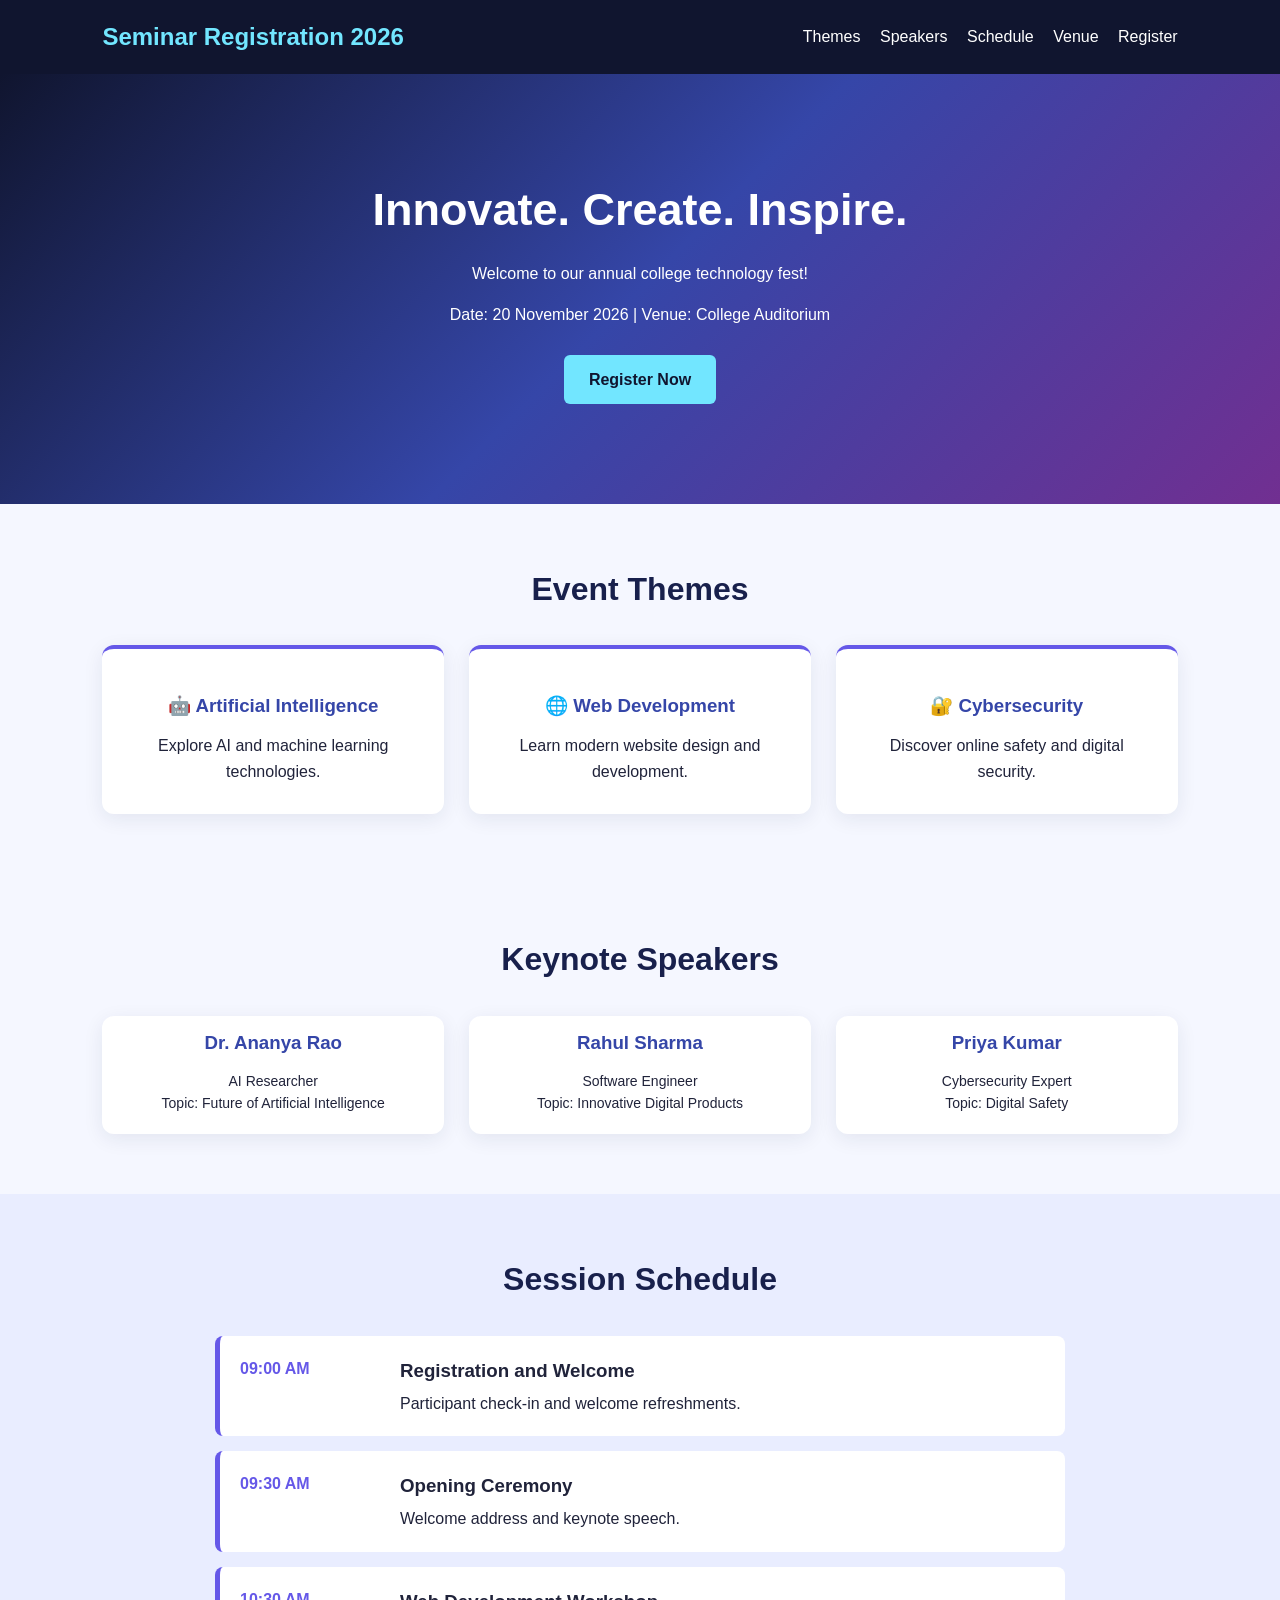
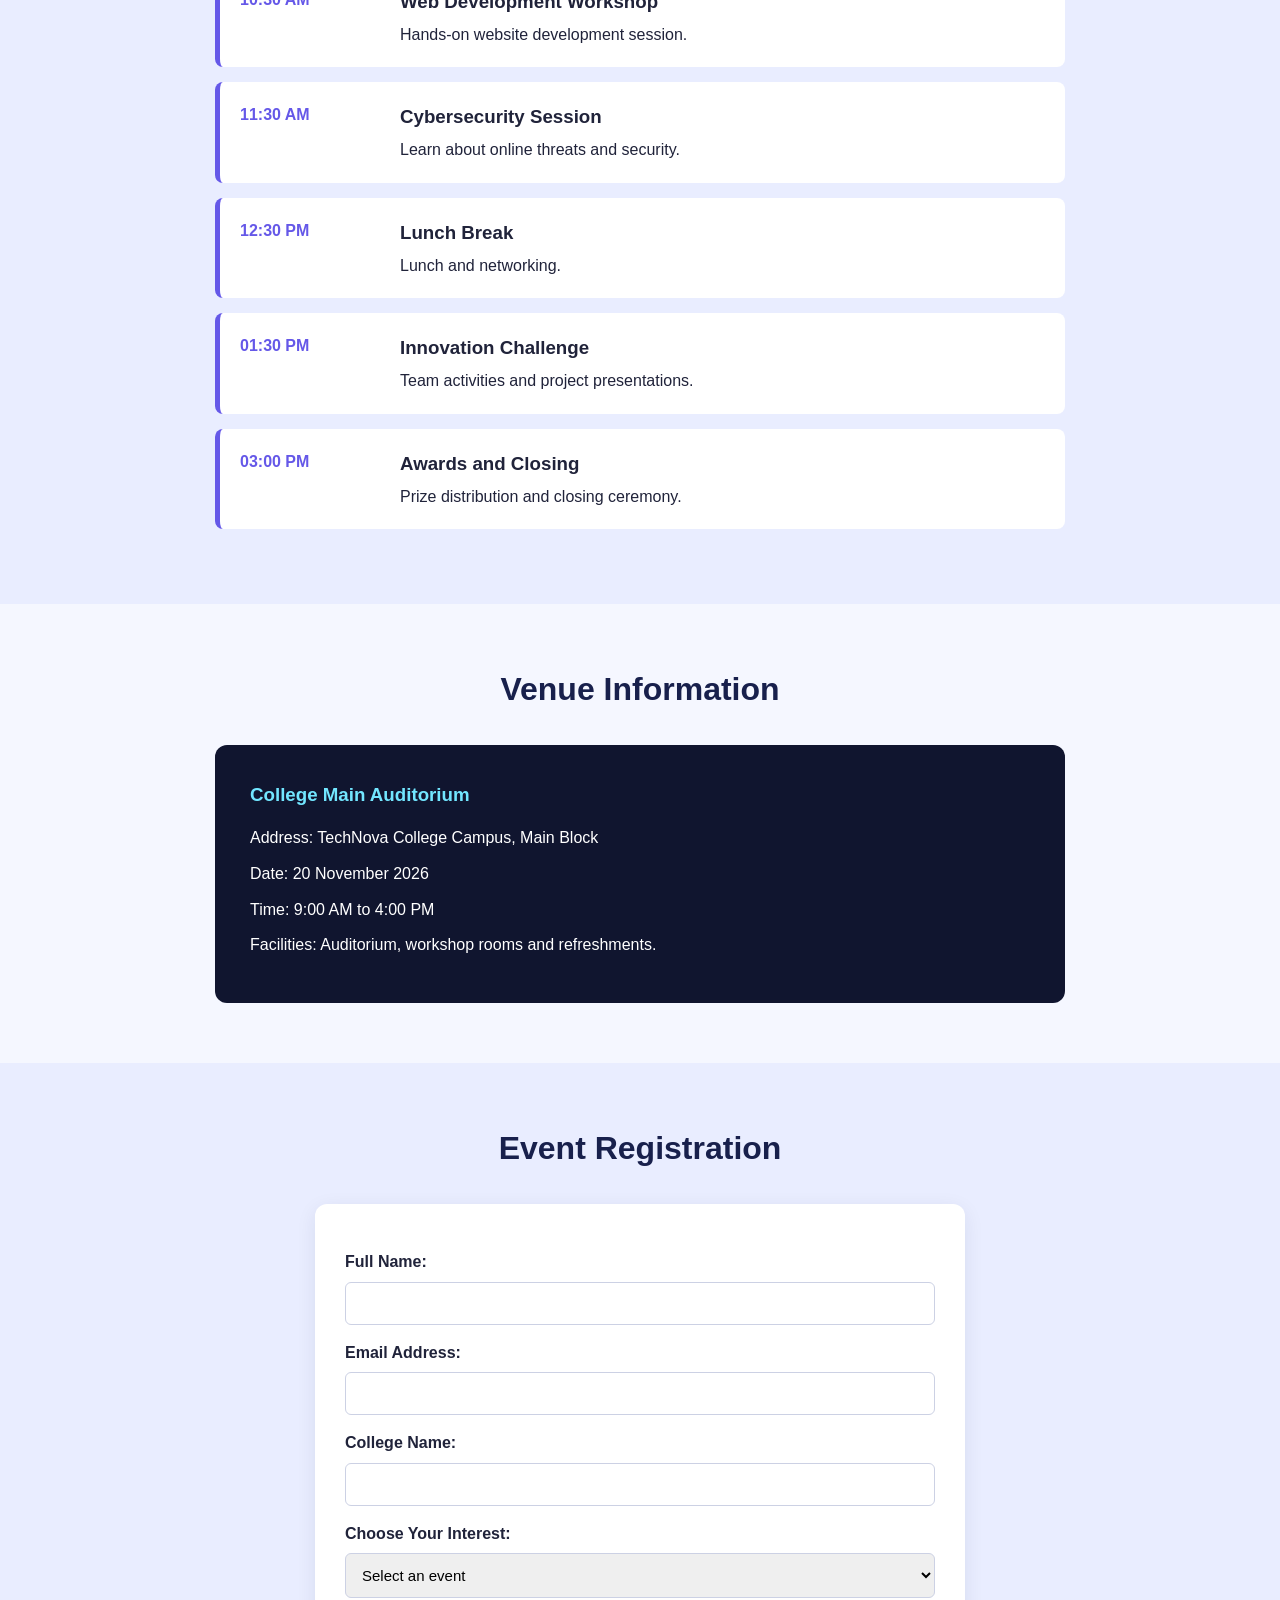
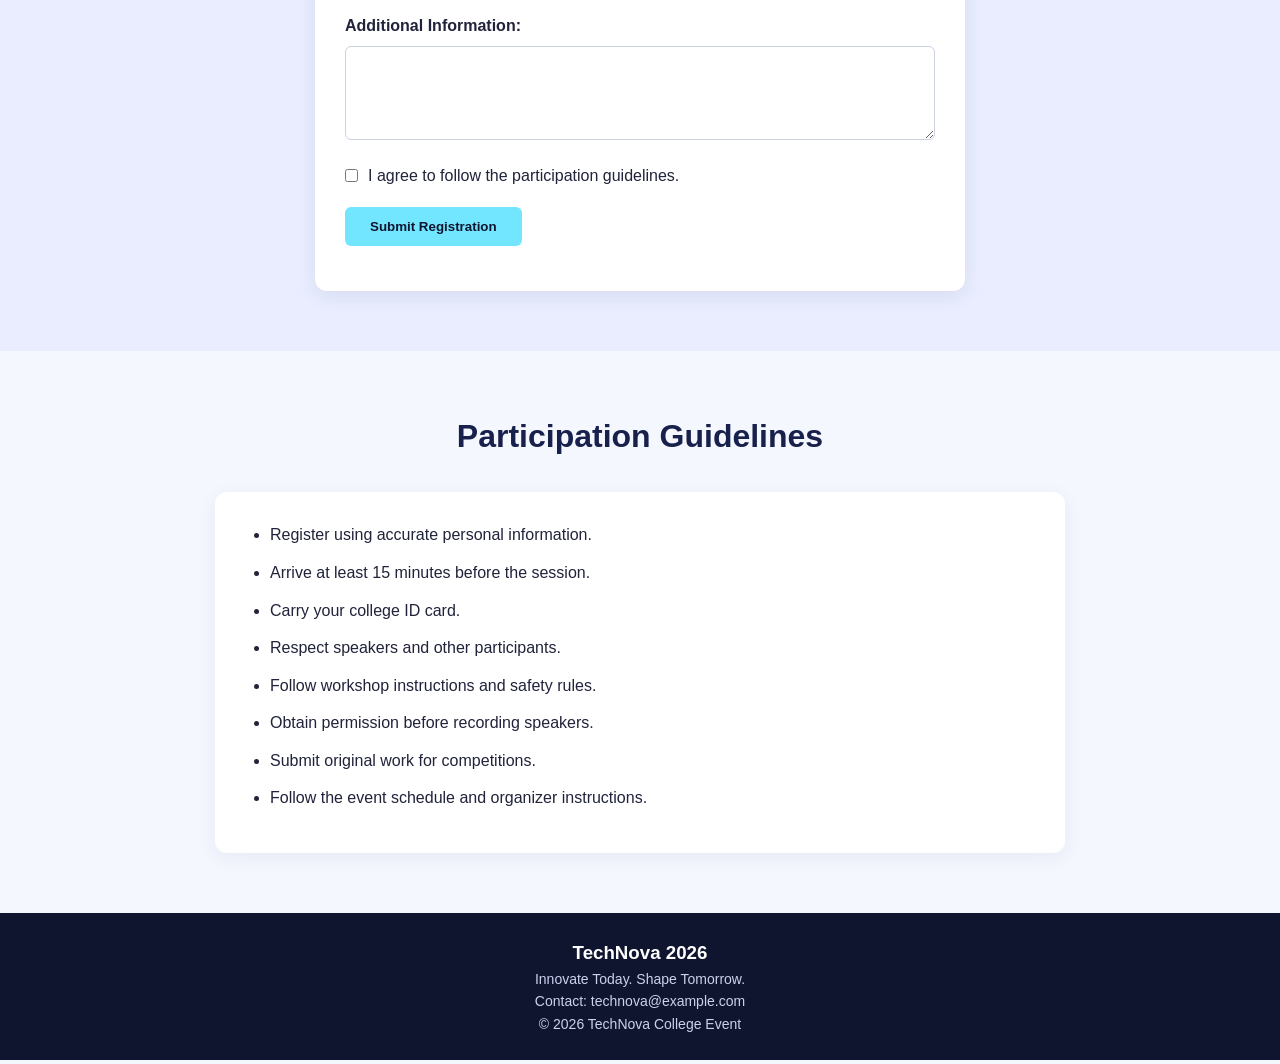
<file: ptg-2/index.html>
<!DOCTYPE html>
<html lang="en">
<head>
    <meta charset="UTF-8">
    <meta name="viewport" content="width=device-width, initial-scale=1.0">
    <title>2026 - Event Website</title>
    <link rel="stylesheet" href="bomma.css">
</head>
<body class="body">

    <!-- Navigation -->
    <nav class="nav">
        <center>
        <h2>Seminar Registration 2026</h2>
        </center>
        <div>
            <a href="#themes">Themes</a>
            <a href="#speakers">Speakers</a>
            <a href="#schedule">Schedule</a>
            <a href="#venue">Venue</a>
            <a href="#registration">Register</a>
        </div>
    </nav>

    <!-- Hero Section -->
    <header class="hero">
        <h1>Innovate. Create. Inspire.</h1>
        <p>Welcome to our annual college technology fest!</p>
        <p>Date: 20 November 2026 | Venue: College Auditorium</p>
        <a href="#registration" class="btn">Register Now</a>
    </header>

    <!-- Event Themes -->
    <section id="themes">
        <h2>Event Themes</h2>

        <div class="card-container">
            <div class="card">
                <h3>🤖 Artificial Intelligence</h3>
                <p>Explore AI and machine learning technologies.</p>
            </div>

            <div class="card">
                <h3>🌐 Web Development</h3>
                <p>Learn modern website design and development.</p>
            </div>

            <div class="card">
                <h3>🔐 Cybersecurity</h3>
                <p>Discover online safety and digital security.</p>
            </div>
        </div>
    </section>

    <!-- Keynote Speakers -->
    <section id="speakers">
        <h2>Keynote Speakers</h2>

        <div class="card-container">
            <div class="speaker-card">
            <h3>Dr. Ananya Rao</h3>
                <p>AI Researcher</p>
                <p>Topic: Future of Artificial Intelligence</p>
            </div>

            <div class="speaker-card">
            <h3>Rahul Sharma</h3>
                <p>Software Engineer</p>
                <p>Topic: Innovative Digital Products</p>
            </div>

            <div class="speaker-card">
                <h3>Priya Kumar</h3>
                <p>Cybersecurity Expert</p>
                <p>Topic: Digital Safety</p>
            </div>
        </div>
    </section>

    <!-- Session Schedule -->
    <section id="schedule">
        <h2>Session Schedule</h2>

        <div class="agenda">
            <div class="agenda-row">
                <strong>09:00 AM</strong>
                <div>
                    <h3>Registration and Welcome</h3>
                    <p>Participant check-in and welcome refreshments.</p>
                </div>
            </div>

            <div class="agenda-row">
                <strong>09:30 AM</strong>
                <div>
                    <h3>Opening Ceremony</h3>
                    <p>Welcome address and keynote speech.</p>
                </div>
            </div>

            <div class="agenda-row">
                <strong>10:30 AM</strong>
                <div>
                    <h3>Web Development Workshop</h3>
                    <p>Hands-on website development session.</p>
                </div>
            </div>

            <div class="agenda-row">
                <strong>11:30 AM</strong>
                <div>
                    <h3>Cybersecurity Session</h3>
                    <p>Learn about online threats and security.</p>
                </div>
            </div>

            <div class="agenda-row">
                <strong>12:30 PM</strong>
                <div>
                    <h3>Lunch Break</h3>
                    <p>Lunch and networking.</p>
                </div>
            </div>

            <div class="agenda-row">
                <strong>01:30 PM</strong>
                <div>
                    <h3>Innovation Challenge</h3>
                    <p>Team activities and project presentations.</p>
                </div>
            </div>

            <div class="agenda-row">
                <strong>03:00 PM</strong>
                <div>
                    <h3>Awards and Closing</h3>
                    <p>Prize distribution and closing ceremony.</p>
                </div>
            </div>
        </div>
    </section>

    <!-- Venue Information -->
    <section id="venue">
        <h2>Venue Information</h2>

        <div class="venue-box">
            <h3>College Main Auditorium</h3>
            <p>Address: TechNova College Campus, Main Block</p>
            <p>Date: 20 November 2026</p>
            <p>Time: 9:00 AM to 4:00 PM</p>
            <p>Facilities: Auditorium, workshop rooms and refreshments.</p>
        </div>
    </section>

    <!-- Registration Form -->
    <section id="registration">
        <h2>Event Registration</h2>

        <form id="registrationForm">
            <label for="name">Full Name:</label>
            <input type="text" id="name" required>

            <label for="email">Email Address:</label>
            <input type="email" id="email" required>

            <label for="college">College Name:</label>
            <input type="text" id="college" required>

            <label for="event">Choose Your Interest:</label>
            <select id="event" required>
                <option value="">Select an event</option>
                <option>Artificial Intelligence</option>
                <option>Web Development</option>
                <option>Cybersecurity</option>
                <option>Innovation Challenge</option>
            </select>

            <label for="message">Additional Information:</label>
            <textarea id="message" rows="4"></textarea>

            <label class="consent">
                <input type="checkbox" required>
                I agree to follow the participation guidelines.
            </label>

            <button type="submit" class="btn">Submit Registration</button>

            <p id="formMessage"></p>
        </form>
    </section>

    <!-- Participation Guidelines -->
    <section id="guidelines">
        <h2>Participation Guidelines</h2>

        <div class="guidelines">
            <ul>
                <li>Register using accurate personal information.</li>
                <li>Arrive at least 15 minutes before the session.</li>
                <li>Carry your college ID card.</li>
                <li>Respect speakers and other participants.</li>
                <li>Follow workshop instructions and safety rules.</li>
                <li>Obtain permission before recording speakers.</li>
                <li>Submit original work for competitions.</li>
                <li>Follow the event schedule and organizer instructions.</li>
            </ul>
        </div>
    </section>

    <!-- Footer -->
    <footer>
        <h3>TechNova 2026</h3>
        <p>Innovate Today. Shape Tomorrow.</p>
        <p>Contact: technova@example.com</p>
        <p>&copy; 2026 TechNova College Event</p>
    </footer>
</body>
</html>
</file>
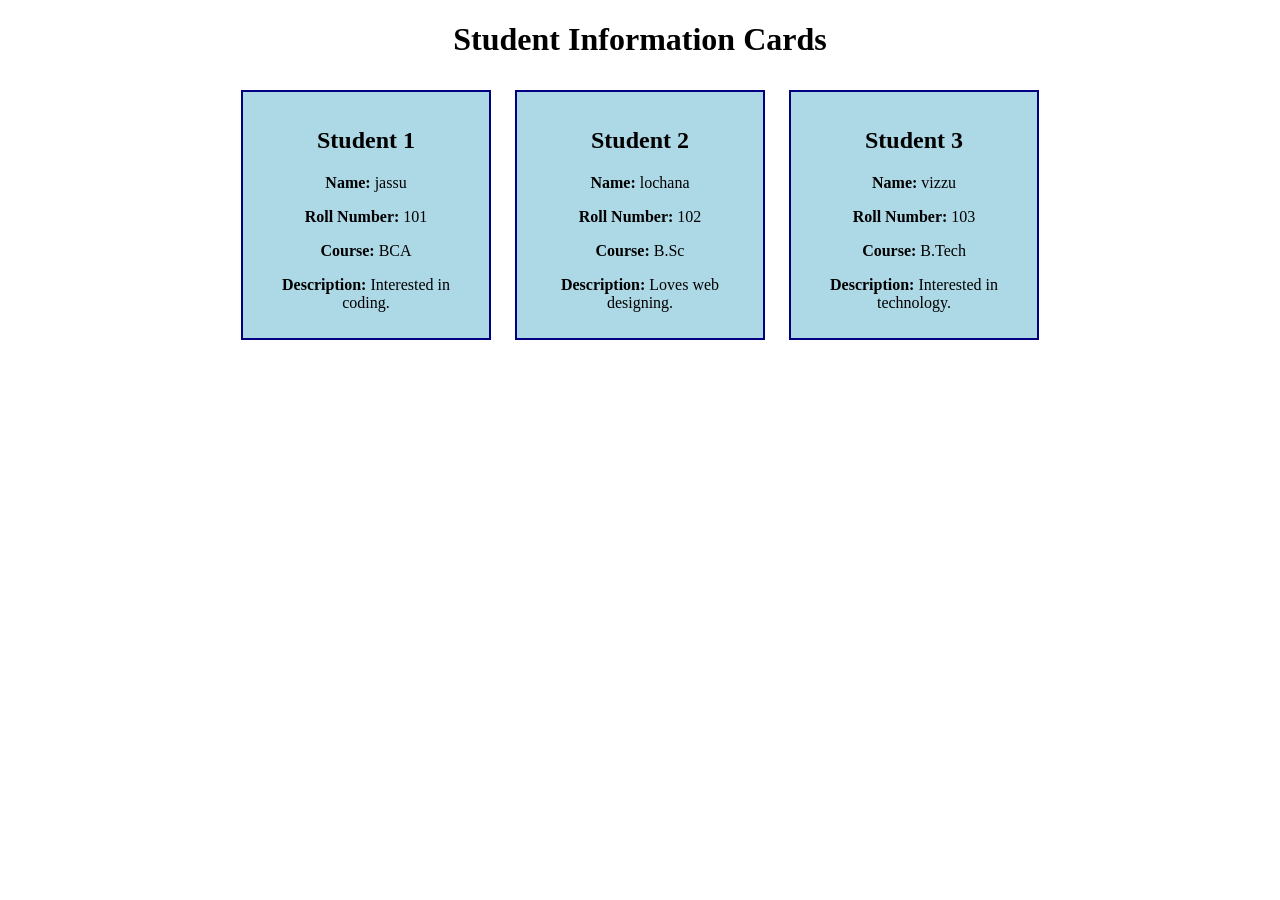
<file: project/main.html>
<!DOCTYPE html>
<html>
    <head>
     
        <title>Student Information Cards</title>
       
    <style>
        .card {
            width: 250px;
            height: 250px;
            background-color: lightblue;
            border: 2px solid navy;
            padding: 15px;
            margin: 10px;
            display: inline-block;
            vertical-align: top;
            box-sizing: border-box;
        }

        .h2 {
            color: darkblue;
            text-align: center;
        }

        .p {
            font-size: 16px;
        }
    </style>
    </head>

<body class="bdy">
    <center>
    <h1>Student Information Cards</h1>
    </center>
    <center>
    <div class="card">
        <h2>Student 1</h2>
        <p><b>Name:</b> jassu</p>
        <p><b>Roll Number:</b> 101</p>
        <p><b>Course:</b> BCA</p>
        <p><b>Description:</b> Interested in coding.</p>
    </div>

    <div class="card">
        <h2>Student 2</h2>
        <p><b>Name:</b> lochana</p>
        <p><b>Roll Number:</b> 102</p>
        <p><b>Course:</b> B.Sc</p>
        <p><b>Description:</b> Loves web designing.</p>
    </div>

    <div class="card">
        <h2>Student 3</h2>
        <p><b>Name:</b> vizzu</p>
        <p><b>Roll Number:</b> 103</p>
        <p><b>Course:</b> B.Tech</p>
        <p><b>Description:</b> Interested in technology.</p>
    </div>
    </center>

</body>
</html>
</file>
<file: ptg-2/bomma.css>
/* General Styling */
* {
    margin: 0;
    padding: 0;
    box-sizing: border-box;
    scroll-behavior: smooth;
}

body {
    font-family: Arial, sans-serif;
    background-color: #f5f7ff;
    color: #20233a;
    line-height: 1.6;
}

/* Navigation */
nav {
    background-color: #10152f;
    color: white;
    padding: 18px 8%;
    display: flex;
    justify-content: space-between;
    align-items: center;
    flex-wrap: wrap;
    gap: 15px;
}

nav h2 {
    color: #72e6ff;
}

nav a {
    color: white;
    text-decoration: none;
    margin-left: 15px;
}

nav a:hover {
    color: #72e6ff;
}

/* Hero Section */
.hero {
    background: linear-gradient(135deg, #10152f, #3546a8, #712f91);
    color: white;
    text-align: center;
    padding: 100px 8%;
}

.hero h1 {
    font-size: 45px;
    margin-bottom: 15px;
}

.hero p {
    margin-bottom: 15px;
}

/* Buttons */
.btn {
    display: inline-block;
    background-color: #72e6ff;
    color: #10152f;
    padding: 12px 25px;
    border: none;
    border-radius: 6px;
    text-decoration: none;
    font-weight: bold;
    cursor: pointer;
    margin-top: 12px;
}

.btn:hover {
    background-color: #ffffff;
}

/* Common Sections */
section {
    padding: 60px 8%;
}

section h2 {
    text-align: center;
    color: #18204c;
    font-size: 32px;
    margin-bottom: 30px;
}

/* Theme and Speaker Cards */
.card-container {
    display: grid;
    grid-template-columns: repeat(3, 1fr);
    gap: 25px;
}

.card,
.speaker-card {
    background-color: white;
    border-radius: 12px;
    overflow: hidden;
    text-align: center;
    box-shadow: 0 5px 20px #18204c15;
    transition: transform 0.3s;
}

.card {
    padding: 30px;
    border-top: 4px solid #6558e8;
}

.card:hover,
.speaker-card:hover {
    transform: translateY(-5px);
}

.card h3,
.speaker-card h3 {
    margin: 12px 0;
    color: #3546a8;
}

.speaker-card {
    padding-bottom: 20px;
}

.speaker-card img {
    width: 100%;
    height: 200px;
    object-fit: cover;
}

.speaker-card p {
    padding: 0 10px;
    font-size: 14px;
}

/* Session Schedule */
#schedule {
    background-color: #e9edff;
}

.agenda {
    max-width: 850px;
    margin: auto;
}

.agenda-row {
    display: grid;
    grid-template-columns: 140px 1fr;
    gap: 20px;
    background-color: white;
    padding: 20px;
    margin-bottom: 15px;
    border-left: 5px solid #6558e8;
    border-radius: 8px;
}

.agenda-row strong {
    color: #6558e8;
}

.agenda-row h3 {
    margin-bottom: 5px;
}

/* Venue Information */
.venue-box {
    background-color: #10152f;
    color: white;
    padding: 35px;
    border-radius: 12px;
    max-width: 850px;
    margin: auto;
}

.venue-box h3 {
    color: #72e6ff;
    margin-bottom: 15px;
}

.venue-box p {
    margin-bottom: 10px;
}

/* Registration Form */
#registration {
    background-color: #e9edff;
}

form {
    max-width: 650px;
    margin: auto;
    padding: 30px;
    background-color: white;
    border-radius: 12px;
    box-shadow: 0 5px 20px #18204c15;
}

form label {
    display: block;
    font-weight: bold;
    margin: 15px 0 7px;
}

form input:not([type="checkbox"]),
form select,
form textarea {
    width: 100%;
    padding: 12px;
    border: 1px solid #ccd1e4;
    border-radius: 6px;
    font-size: 15px;
}

form input:focus,
form select:focus,
form textarea:focus {
    outline: 2px solid #6558e8;
}

form .consent {
    display: flex;
    align-items: center;
    gap: 10px;
    font-weight: normal;
}

form .consent input {
    flex-shrink: 0;
}

#formMessage {
    color: #187747;
    margin-top: 15px;
}

/* Participation Guidelines */
.guidelines {
    max-width: 850px;
    margin: auto;
    background-color: white;
    padding: 30px;
    border-radius: 12px;
    box-shadow: 0 5px 20px #18204c10;
}

.guidelines ul {
    padding-left: 25px;
}

.guidelines li {
    margin-bottom: 12px;
}

/* Footer */
footer {
    background-color: #10152f;
    color: white;
    text-align: center;
    padding: 25px;
}

footer p {
    color: #cbd1ed;
    font-size: 14px;
}

/* Responsive Design */
@media (max-width: 800px) {
    .card-container {
        grid-template-columns: repeat(2, 1fr);
    }

    nav {
        justify-content: center;
    }
}

@media (max-width: 550px) {
    .card-container {
        grid-template-columns: 1fr;
    }

    .hero h1 {
        font-size: 32px;
    }

    nav a {
        display: inline-block;
        margin: 5px;
    }

    .agenda-row {
        grid-template-columns: 1fr;
        gap: 5px;
    }

    section {
        padding: 40px 6%;
    }

    form {
        padding: 20px;
    }
}
</file>
